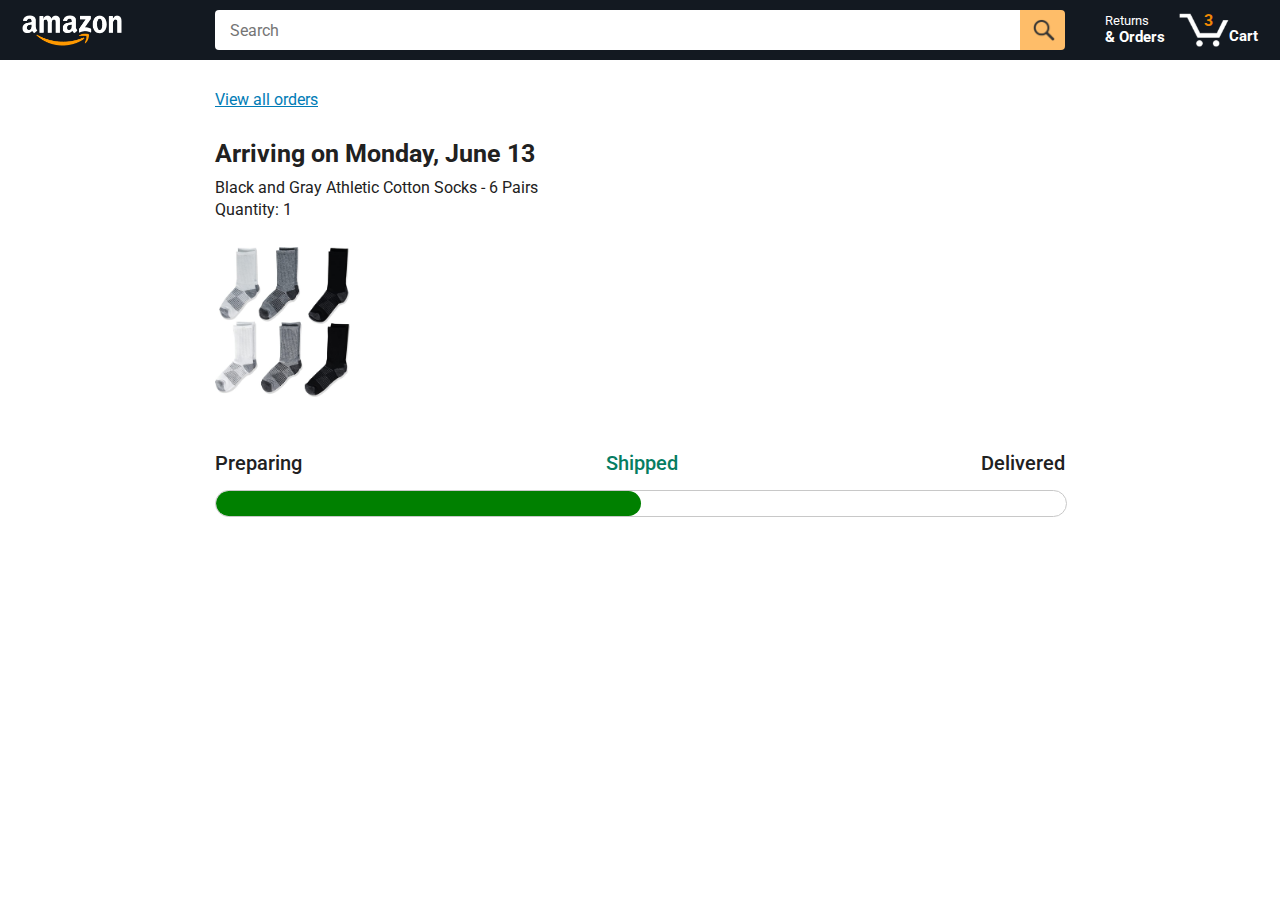
<file: tracking.html>
<!DOCTYPE html>
<html>
  <head>
    <title>Tracking</title>

    <!-- This code is needed for responsive design to work.
      (Responsive design = make the website look good on
      smaller screen sizes like a phone or a tablet). -->
    <meta name="viewport" content="width=device-width, initial-scale=1">

    <!-- Load a font called Roboto from Google Fonts. -->
    <link rel="preconnect" href="https://fonts.googleapis.com">
    <link rel="preconnect" href="https://fonts.gstatic.com" crossorigin>
    <link href="https://fonts.googleapis.com/css2?family=Roboto:wght@400;500;700&display=swap" rel="stylesheet">

    <!-- Here are the CSS files for this page. -->
    <link rel="stylesheet" href="styles/shared/general.css">
    <link rel="stylesheet" href="styles/shared/amazon-header.css">
    <link rel="stylesheet" href="styles/pages/tracking.css">
  </head>
  <body>
    <div class="amazon-header">
      <div class="amazon-header-left-section">
        <a href="index.html" class="header-link">
          <img class="amazon-logo"
            src="images/amazon-logo-white.png">
          <img class="amazon-mobile-logo"
            src="images/amazon-mobile-logo-white.png">
        </a>
      </div>

      <div class="amazon-header-middle-section">
        <input class="search-bar" type="text" placeholder="Search">

        <button class="search-button">
          <img class="search-icon" src="images/icons/search-icon.png">
        </button>
      </div>

      <div class="amazon-header-right-section">
        <a class="orders-link header-link" href="orders.html">
          <span class="returns-text">Returns</span>
          <span class="orders-text">& Orders</span>
        </a>

        <a class="cart-link header-link" href="checkout.html">
          <img class="cart-icon" src="images/icons/cart-icon.png">
          <div class="cart-quantity">3</div>
          <div class="cart-text">Cart</div>
        </a>
      </div>
    </div>

    <div class="main">
      <div class="order-tracking">
        <a class="back-to-orders-link link-primary" href="orders.html">
          View all orders
        </a>

        <div class="delivery-date">
          Arriving on Monday, June 13
        </div>

        <div class="product-info">
          Black and Gray Athletic Cotton Socks - 6 Pairs
        </div>

        <div class="product-info">
          Quantity: 1
        </div>

        <img class="product-image" src="images/products/athletic-cotton-socks-6-pairs.jpg">

        <div class="progress-labels-container">
          <div class="progress-label">
            Preparing
          </div>
          <div class="progress-label current-status">
            Shipped
          </div>
          <div class="progress-label">
            Delivered
          </div>
        </div>

        <div class="progress-bar-container">
          <div class="progress-bar"></div>
        </div>
      </div>
    </div>
  </body>
</html>
</file>
<file: styles/shared/general.css>
body {
  font-family: Roboto, Arial;
  color: rgb(33, 33, 33);
  /* The <body> element has a default margin of 8px
     on all sides. This removes the default margins. */
  margin: 0;
}

/* <p> elements have a default margin on the top
   and bottom. This removes the default margins. */
p {
  margin: 0;
}

button {
  cursor: pointer;
}

select {
  cursor: pointer;
}

input, select, button {
  font-family: Roboto, Arial;
}

.button-primary {
  color: rgb(33, 33, 33);
  background-color: rgb(255, 216, 20);
  border: 1px solid rgb(252, 210, 0);
  border-radius: 8px;
  cursor: pointer;
  box-shadow: 0 2px 5px rgba(213, 217, 217, 0.5);
}

.button-primary:hover {
  background-color: rgb(247, 202, 0);
  border: 1px solid rgb(242, 194, 0);
}

.button-primary:active {
  background: rgb(255, 216, 20);
  border-color: rgb(252, 210, 0);
  box-shadow: none;
}

.button-secondary {
  color: rgb(33, 33, 33);
  background: white;
  border: 1px solid rgb(213, 217, 217);
  border-radius: 8px;
  cursor: pointer;
  box-shadow: 0 2px 5px rgba(213, 217, 217, 0.5);
}

.button-secondary:hover {
  background-color: rgb(247, 250, 250);
}

.button-secondary:active {
  background-color: rgb(237, 253, 255);
  box-shadow: none;
}

/* These styles will limit text to 2 lines. Anything
   beyond 2 lines will be replaced with "..."
   You can find this code by using an A.I. tool or by
   searching in Google.
   https://css-tricks.com/almanac/properties/l/line-clamp/ */
.limit-text-to-2-lines {
  display: -webkit-box;
  -webkit-line-clamp: 2;
  -webkit-box-orient: vertical;
  overflow: hidden;
}

.link-primary {
  color: rgb(1, 124, 182);
  cursor: pointer;
}

.link-primary:hover {
  color: rgb(196, 80, 0);
}

/* Styles for dropdown selectors. */
select {
  color: rgb(33, 33, 33);
  background-color: rgb(240, 240, 240);
  border: 1px solid rgb(213, 217, 217);
  border-radius: 8px;
  padding: 3px 5px;
  font-size: 15px;
  cursor: pointer;
  box-shadow: 0 2px 5px rgba(213, 217, 217, 0.5);
}

select:focus,
input:focus {
  outline: 2px solid rgb(255, 153, 0);
}
</file>
<file: styles/shared/amazon-header.css>
.amazon-header {
  background-color: rgb(19, 25, 33);
  color: white;
  padding-left: 15px;
  padding-right: 15px;

  display: flex;
  align-items: center;
  justify-content: space-between;

  position: fixed;
  top: 0;
  left: 0;
  right: 0;
  height: 60px;
}

.amazon-header-left-section {
  width: 180px;
}

@media (max-width: 800px) {
  .amazon-header-left-section {
    width: unset;
  }
}

.header-link {
  display: inline-block;
  padding: 6px;
  border-radius: 2px;
  cursor: pointer;
  text-decoration: none;
  border: 1px solid rgba(0, 0, 0, 0);
}

.header-link:hover {
  border: 1px solid white;
}

.amazon-logo {
  width: 100px;
  margin-top: 5px;
}

.amazon-mobile-logo {
  display: none;
}

@media (max-width: 575px) {
  .amazon-logo {
    display: none;
  }

  .amazon-mobile-logo {
    display: block;
    height: 35px;
    margin-top: 5px;
  }
}

.amazon-header-middle-section {
  flex: 1;
  max-width: 850px;
  margin-left: 10px;
  margin-right: 10px;
  display: flex;
}

.search-bar {
  flex: 1;
  width: 0;
  font-size: 16px;
  height: 38px;
  padding-left: 15px;
  border: none;
  border-top-left-radius: 4px;
  border-bottom-left-radius: 4px;
  border-top-right-radius: 0;
  border-bottom-right-radius: 0;
}

.search-button {
  background-color: rgb(254, 189, 105);
  border: none;
  width: 45px;
  height: 40px;
  border-top-right-radius: 4px;
  border-bottom-right-radius: 4px;
  flex-shrink: 0;
}

.search-icon {
  height: 22px;
  margin-left: 2px;
  margin-top: 3px;
}

.amazon-header-right-section {
  width: 180px;
  flex-shrink: 0;
  display: flex;
  justify-content: end;
}

.orders-link {
  color: white;
}

.returns-text {
  display: block;
  font-size: 13px;
}

.orders-text {
  display: block;
  font-size: 15px;
  font-weight: 700;
}

.cart-link {
  color: white;
  display: flex;
  align-items: center;
  position: relative;
}

.cart-icon {
  width: 50px;
}

.cart-text {
  margin-top: 12px;
  font-size: 15px;
  font-weight: 700;
}

.cart-quantity {
  color: rgb(240, 136, 4);
  font-size: 16px;
  font-weight: 700;

  position: absolute;
  top: 4px;
  left: 22px;
  
  width: 26px;
  text-align: center;
}
</file>
<file: styles/pages/tracking.css>
.main {
  max-width: 850px;
  margin-top: 90px;
  margin-bottom: 100px;
  padding-left: 30px;
  padding-right: 30px;

  /* margin-left: auto;
     margin-right auto;
     Is a trick for centering an element horizontally
     without needing a container. */
  margin-left: auto;
  margin-right: auto;
}

.back-to-orders-link {
  display: inline-block;
  margin-bottom: 30px;
}

.delivery-date {
  font-size: 25px;
  font-weight: 700;
  margin-bottom: 10px;
}

.product-info {
  margin-bottom: 3px;
}

.product-image {
  max-width: 150px;
  max-height: 150px;
  margin-top: 25px;
  margin-bottom: 50px;
}

.progress-labels-container {
  display: flex;
  justify-content: space-between;
  font-size: 20px;
  font-weight: 500;
  margin-bottom: 15px;
}

.current-status {
  color: rgb(6, 125, 98);
}

@media (max-width: 575px) {
  .progress-labels-container {
    font-size: 16px;
  }
}

@media (max-width: 450px) {
  .progress-labels-container {
    flex-direction: column;
    margin-bottom: 5px;
  }

  .progress-label {
    margin-bottom: 3px;
  }
}

.progress-bar-container {
  height: 25px;
  width: 100%;

  border: 1px solid rgb(200, 200, 200);
  border-radius: 50px;
  overflow: hidden;
}

.progress-bar {
  height: 100%;
  background-color: green;
  border-radius: 50px;
  width: 50%;
}
</file>
